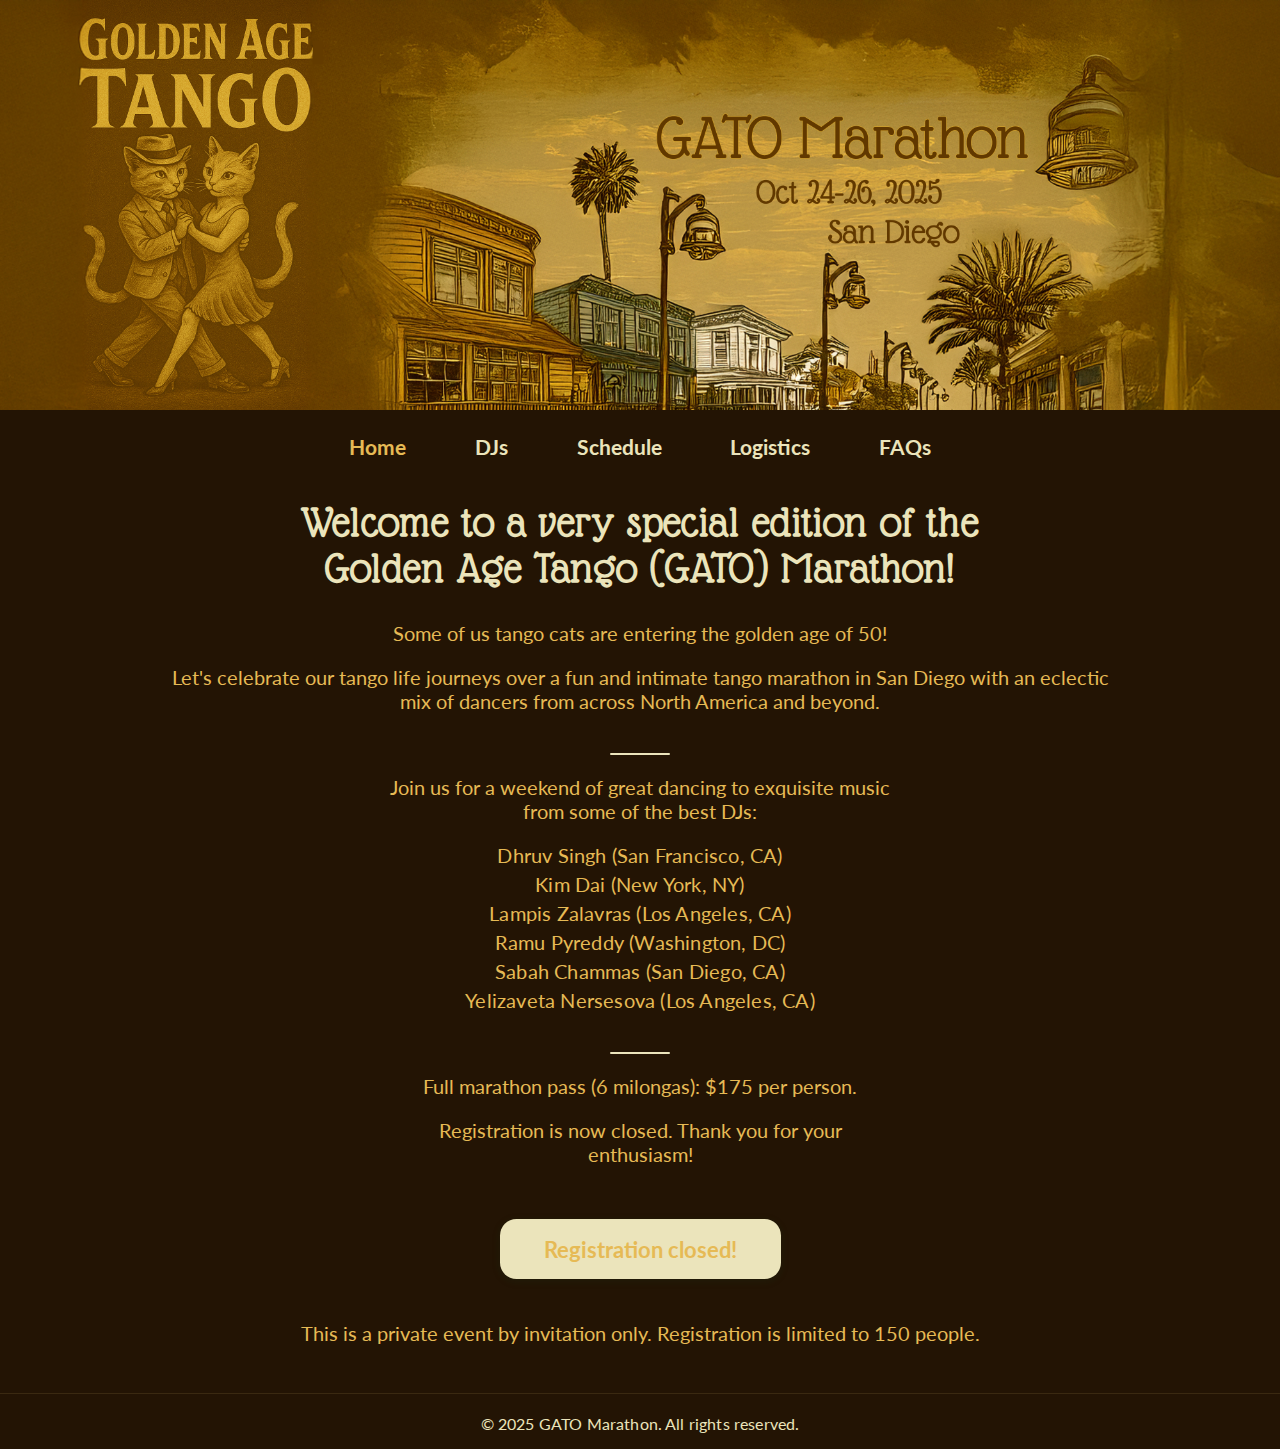
<file: index.html>
<!DOCTYPE html>
<html lang="en">
<head>
  <meta charset="UTF-8">
  <meta name="robots" content="noindex, nofollow">
  <meta name="viewport" content="width=device-width, initial-scale=1">
  <title>Home | GATO Marathon</title>
  <!-- Google Fonts: Quicksand -->
<link href="https://fonts.googleapis.com/css?family=Glass+Antiqua&display=swap" rel="stylesheet">
<link href="https://fonts.googleapis.com/css?family=Lato:400,700&display=swap" rel="stylesheet">
  <link rel="stylesheet" href="styles/styles.css">
</head>
<body>
  <header>
    <img src="images/banner.jpg" alt="Event Banner" class="banner">
    <nav>
      <ul>
        <li><a href="index.html" class="active">Home</a></li>
        <li><a href="djs.html">DJs</a></li>
        <li><a href="schedule.html">Schedule</a></li>
        <li><a href="logistics.html">Logistics</a></li>
        <li><a href="faqs.html">FAQs</a></li>
      </ul>
    </nav>
  </header>
  <main>
    <section class="home-intro">
      <h1>Welcome to a very special edition of the <br>
        Golden Age Tango (GATO) Marathon!</h1>
      <p>
        Some of us tango cats are entering the golden age of 50!
      </p>
      <p>
        Let's celebrate our tango life journeys over a fun and intimate tango marathon in San Diego with an eclectic mix of dancers from across North America and beyond.
      </p>

      <div class="home-divider-text">  
        <p>
          Join us for a weekend of great dancing to exquisite music from some of the best DJs:
        </p>
        <ul class="dj-list">
          <li>Dhruv Singh (San Francisco, CA)</li>
          <li>Kim Dai (New York, NY)</li>
          <li>Lampis Zalavras (Los Angeles, CA)</li>
          <li>Ramu Pyreddy (Washington, DC)</li>
          <li>Sabah Chammas (San Diego, CA)</li>
          <li>Yelizaveta Nersesova (Los Angeles, CA)</li>
        </ul>
    </div>

    <div class="home-divider-text">  
      <p>
        Full marathon pass (6 milongas): $175 per person.

      </p>
      <p>
        Registration is now closed. Thank you for your enthusiasm!
      </p>
  </div>


      <a href="index.html" class="register-btn">Registration closed!</a>
      <p>
        This is a private event by invitation only. Registration is limited to 150 people.
      </p>
    </section>
  </main>
  
  <footer class="site-footer">
    © 2025 GATO Marathon. All rights reserved.
  </footer>

</body>
</html>
</file>
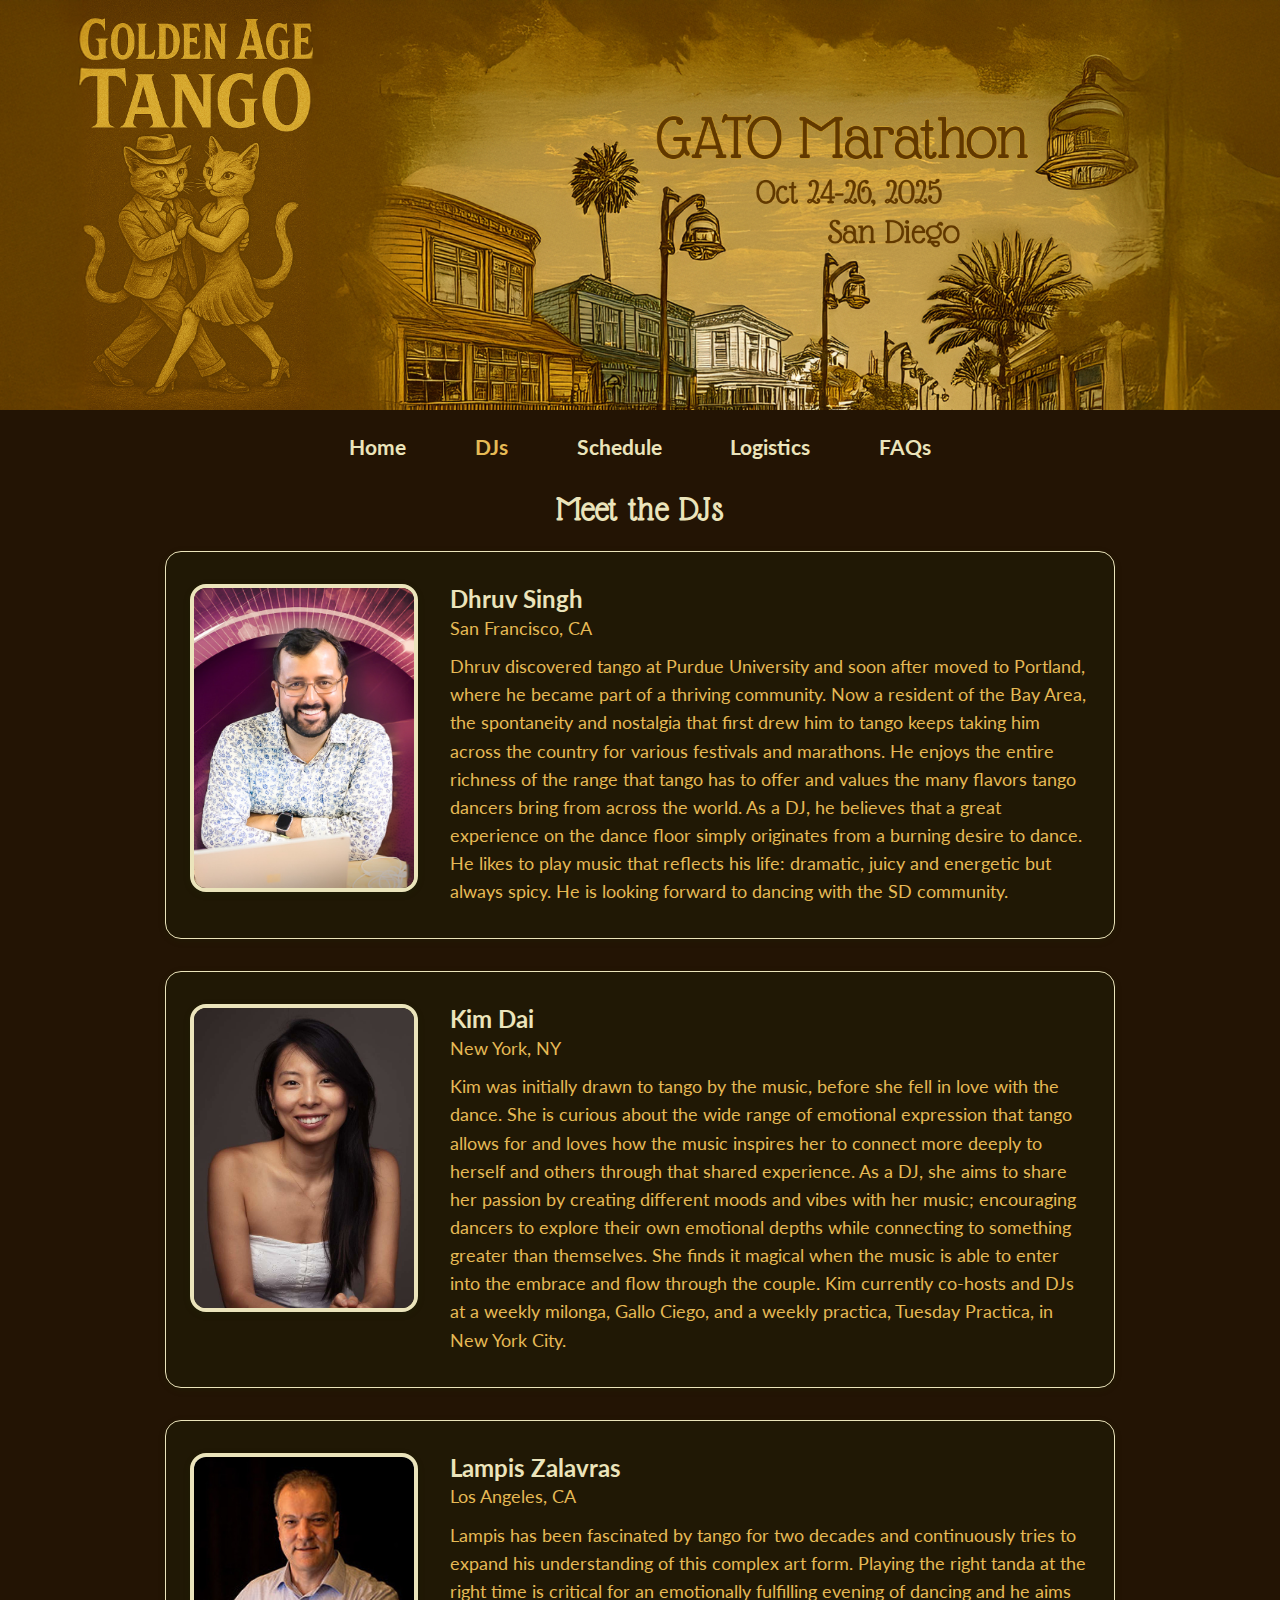
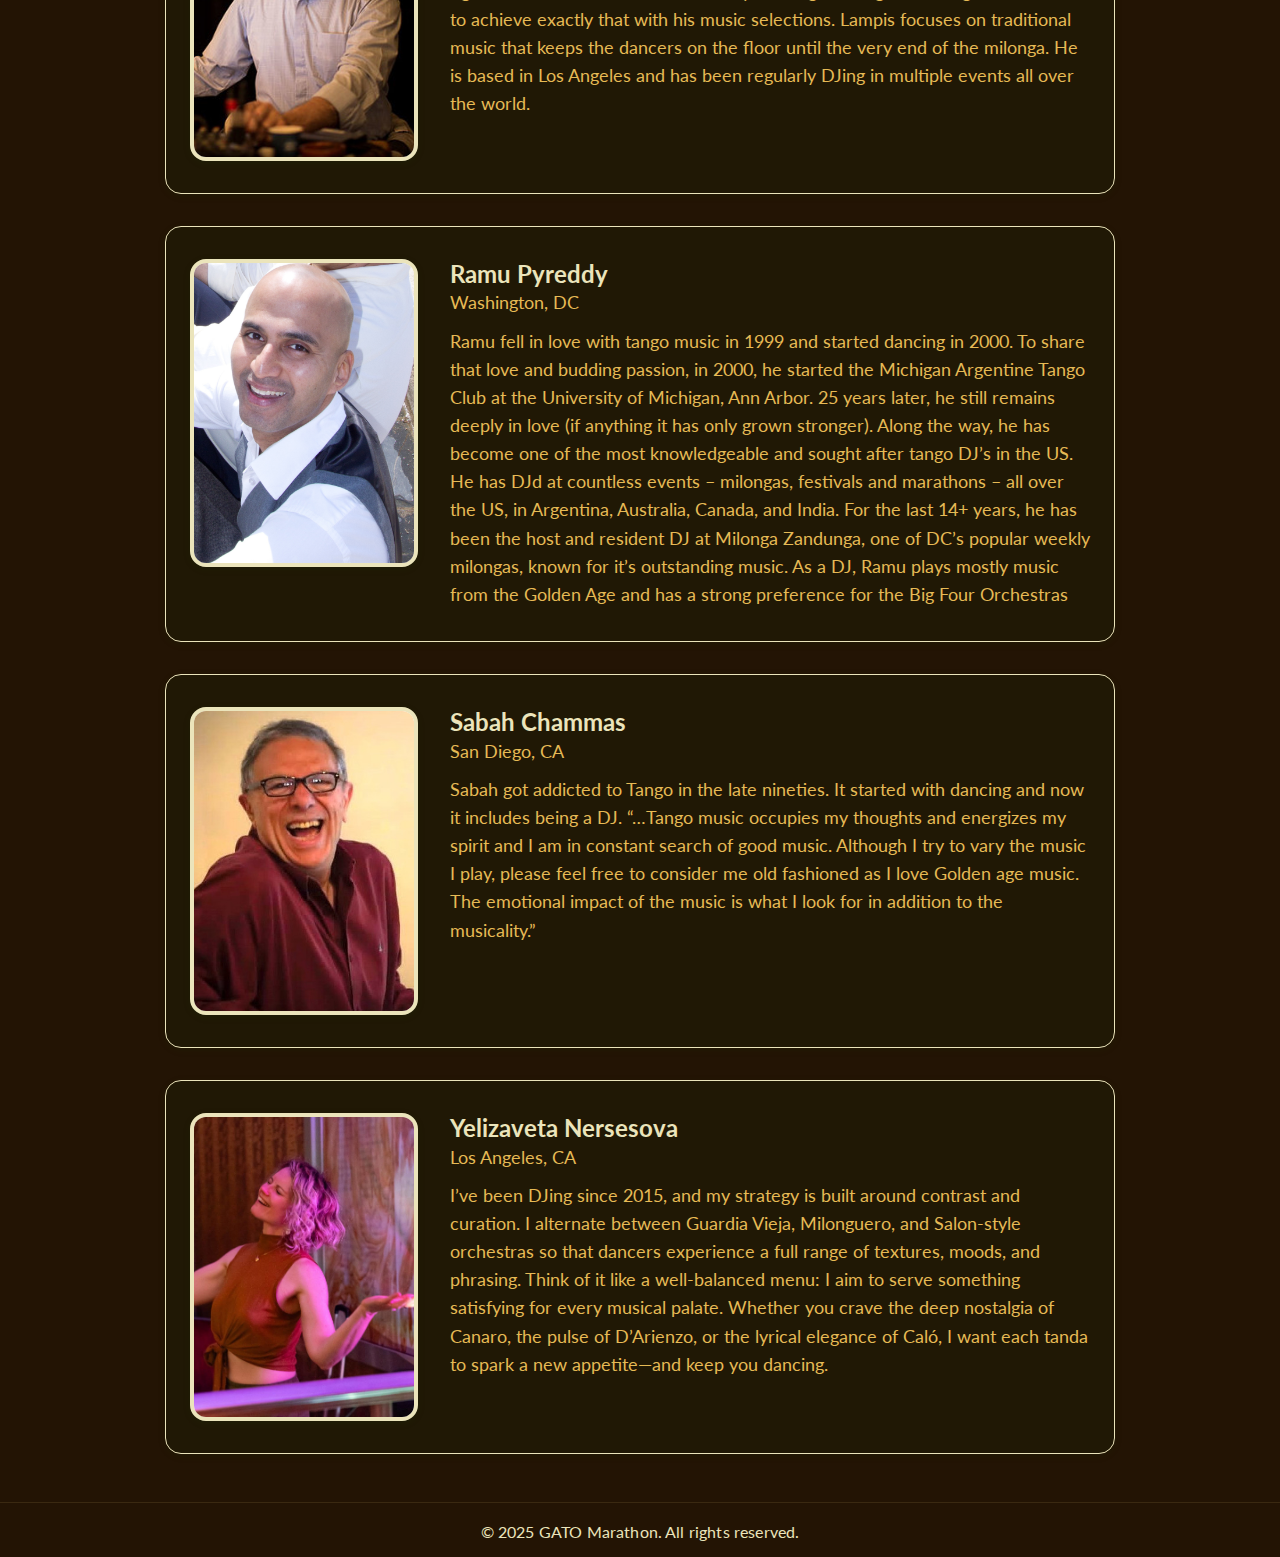
<file: djs.html>
<!DOCTYPE html>
<html lang="en">
<head>
  <meta charset="UTF-8">
  <meta name="robots" content="noindex, nofollow">
  <meta name="viewport" content="width=device-width, initial-scale=1">
  <title>DJs | GATO Marathon</title>
<link href="https://fonts.googleapis.com/css?family=Glass+Antiqua&display=swap" rel="stylesheet">
<link href="https://fonts.googleapis.com/css?family=Lato:400,700&display=swap" rel="stylesheet">
  <link rel="stylesheet" href="styles/styles.css">
</head>
<body>
  <header>
    <img src="images/banner.jpg" alt="Event Banner" class="banner">
    <nav>
      <ul>
        <li><a href="index.html">Home</a></li>
        <li><a href="djs.html" class="active">DJs</a></li>
        <li><a href="schedule.html">Schedule</a></li>
        <li><a href="logistics.html">Logistics</a></li>
        <li><a href="faqs.html">FAQs</a></li>
      </ul>
    </nav>
  </header>
  <main>
    <section class="djs-section">
      <h1>Meet the DJs</h1>

      <!-- DJ Row Template: Copy and fill in details for each DJ -->

      <div class="dj-row">
        <img src="images/dj_ds.jpg" alt="Dhruv Singh" class="dj-photo-large">
        <div class="dj-info-large">
          <h2>Dhruv Singh</h2>
          <h3>San Francisco, CA</h3>
          <p>
            Dhruv discovered tango at Purdue University and soon after moved to Portland, where he became part of a thriving community. Now a resident of the Bay Area, the spontaneity and nostalgia that first drew him to tango keeps taking him across the country for various festivals and marathons. He enjoys the entire richness of the range that tango has to offer and values the many flavors tango dancers bring from across the world. As a DJ, he believes that a great experience on the dance floor simply originates from a burning desire to dance. He likes to play music that reflects his life: dramatic, juicy and energetic but always spicy. He is looking forward to dancing with the SD community.
          </p>
        </div>
      </div>

      <div class="dj-row">
        <img src="images/dj_kd.jpg" alt="Kim Dai" class="dj-photo-large">
        <div class="dj-info-large">
          <h2>Kim Dai</h2>
          <h3>New York, NY</h3>
          <p>
            Kim was initially drawn to tango by the music, before she fell in love with the dance. She is curious about the wide range of emotional expression that tango allows for and loves how the music inspires her to connect more deeply to herself and others through that shared experience. As a DJ, she aims to share her passion by creating different moods and vibes with her music; encouraging dancers to explore their own emotional depths while connecting to something greater than themselves. She finds it magical when the music is able to enter into the embrace and flow through the couple. Kim currently co-hosts and DJs at a weekly milonga, Gallo Ciego, and a weekly practica, Tuesday Practica, in New York City.
          </p>
        </div>
      </div>

      <div class="dj-row">
        <img src="images/dj_lz.jpg" alt="Lampis Zalavras" class="dj-photo-large">
        <div class="dj-info-large">
          <h2>Lampis Zalavras</h2>
          <h3>Los Angeles, CA</h3>
          <p>
            Lampis has been fascinated by tango for two decades and continuously tries to expand his understanding of this complex art form. Playing the right tanda at the right time is critical for an emotionally fulfilling evening of dancing and he aims to achieve exactly that with his music selections. Lampis focuses on traditional music that keeps the dancers on the floor until the very end of the milonga. He is based in Los Angeles and has been regularly DJing in multiple events all over the world.
          </p>
        </div>
      </div>

      <div class="dj-row">
        <img src="images/dj_rp.jpg" alt="Ramu Pyreddy" class="dj-photo-large">
        <div class="dj-info-large">
          <h2>Ramu Pyreddy</h2>
          <h3>Washington, DC</h3>
          <p>
            Ramu fell in love with tango music in 1999 and started dancing in 2000. To share that love and budding passion, in 2000, he started the Michigan Argentine Tango Club at the University of Michigan, Ann Arbor. 25 years later, he still remains deeply in love (if anything it has only grown stronger). Along the way, he has become one of the most knowledgeable and sought after tango DJ’s in the US. He has DJd at countless events – milongas, festivals and marathons – all over the US, in Argentina, Australia, Canada, and India. For the last 14+ years, he has been the host and resident DJ at Milonga Zandunga, one of DC’s popular weekly milongas, known for it’s outstanding music. As a DJ, Ramu plays mostly music from the Golden Age and has a strong preference for the Big Four Orchestras
          </p>
        </div>
      </div>

      <div class="dj-row">
        <img src="images/dj_sc.jpg" alt="Sabah Chammas" class="dj-photo-large">
        <div class="dj-info-large">
          <h2>Sabah Chammas</h2>
          <h3>San Diego, CA</h3>
          <p>
            Sabah got addicted to Tango in the late nineties. It started with dancing and now it includes being a DJ.
            “…Tango music occupies my thoughts and energizes my spirit and I am in constant search of good music. Although I try to vary the music I play, please feel free to consider me old fashioned as I love Golden age music. The emotional impact of the music is what I look for in addition to the musicality.”
          </p>
        </div>
      </div>

      <div class="dj-row">
        <img src="images/dj_yn.jpg" alt="Yelizaveta Nersesova" class="dj-photo-large">
        <div class="dj-info-large">
          <h2>Yelizaveta Nersesova</h2>
          <h3>Los Angeles, CA</h3>
          <p>
            I’ve been DJing since 2015, and my strategy is built around contrast and curation. I alternate between Guardia Vieja, Milonguero, and Salon-style orchestras so that dancers experience a full range of textures, moods, and phrasing. Think of it like a well-balanced menu: I aim to serve something satisfying for every musical palate. Whether you crave the deep nostalgia of Canaro, the pulse of D’Arienzo, or the lyrical elegance of Caló, I want each tanda to spark a new appetite—and keep you dancing.
          </p>
        </div>
      </div>


    </section>
  </main>
  <footer class="site-footer">
    © 2025 GATO Marathon. All rights reserved.
  </footer>
</body>
</html>
</file>
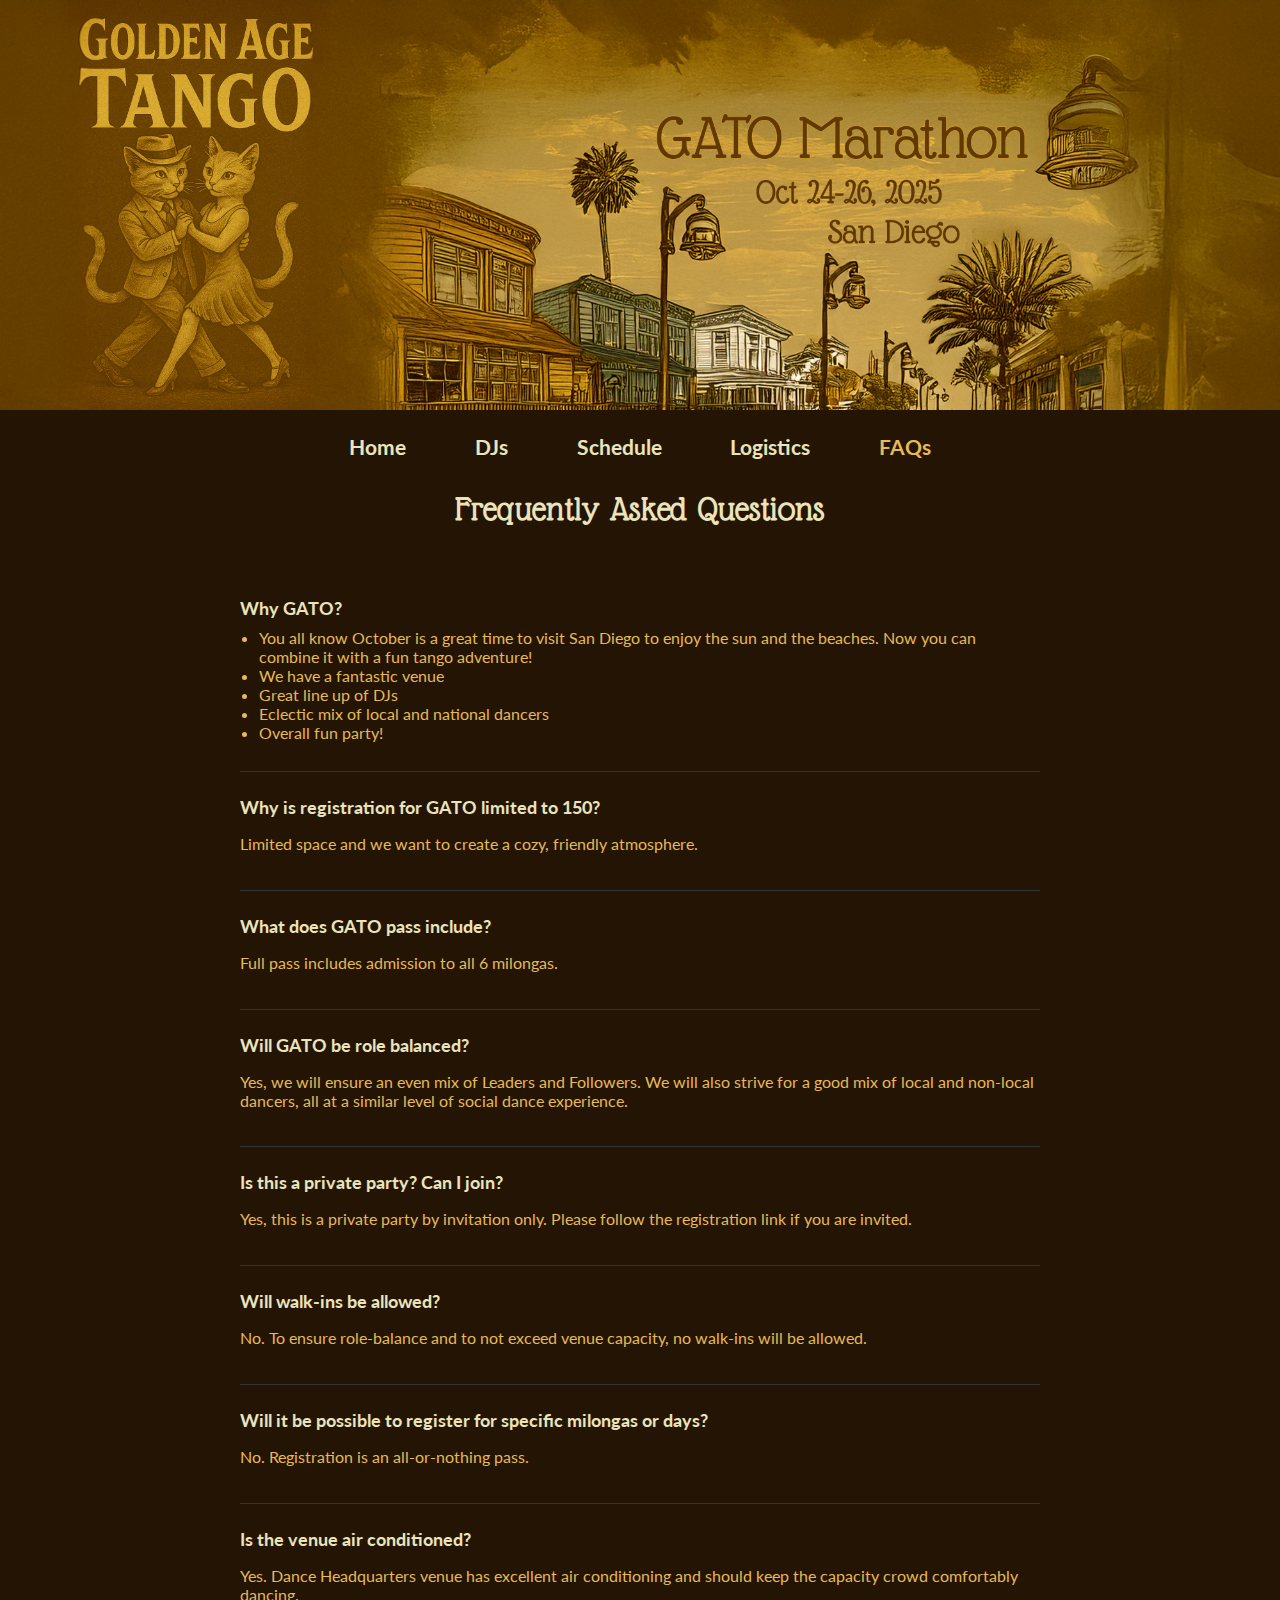
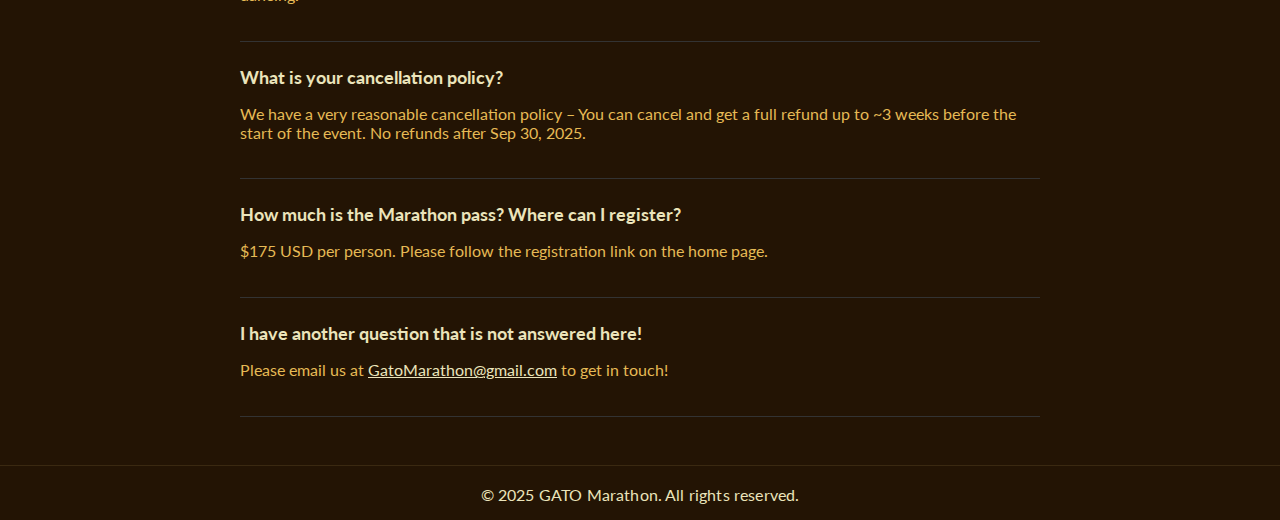
<file: faqs.html>
<!DOCTYPE html>
<html lang="en">
<head>
  <meta charset="UTF-8">
  <meta name="robots" content="noindex, nofollow">
  <meta name="viewport" content="width=device-width, initial-scale=1">
  <title>FAQs | GATO Marathon</title>
<link href="https://fonts.googleapis.com/css?family=Glass+Antiqua&display=swap" rel="stylesheet">
<link href="https://fonts.googleapis.com/css?family=Lato:400,700&display=swap" rel="stylesheet">
  <link rel="stylesheet" href="styles/styles.css">
</head>
<body>
  <header>
    <img src="images/banner.jpg" alt="Event Banner" class="banner">
    <nav>
      <ul>
        <li><a href="index.html">Home</a></li>
        <li><a href="djs.html">DJs</a></li>
        <li><a href="schedule.html">Schedule</a></li>
        <li><a href="logistics.html">Logistics</a></li>
        <li><a href="faqs.html" class="active">FAQs</a></li>
      </ul>
    </nav>
  </header>
  <main>
    <section class="faqs-section">
      <h1>Frequently Asked Questions</h1>

      <div class="faq-item">
        <h2>Why GATO?</h2>
        <ul>
          <li>You all know October is a great time to visit San Diego to enjoy the sun and the beaches. Now you can combine it with a fun tango adventure!</li>
          <li>We have a fantastic venue</li>
          <li>Great line up of DJs</li>
          <li>Eclectic mix of local and national dancers</li>
          <li>Overall fun party!</li>
        </ul>
      </div>

      <div class="faq-item">
        <h2>Why is registration for GATO limited to 150?</h2>
        <p>
          Limited space and we want to create a cozy, friendly atmosphere.
        </p>
      </div>

      <div class="faq-item">
        <h2>What does GATO pass include?</h2>
        <p>
          Full pass includes admission to all 6 milongas.
        </p>
      </div>

      <div class="faq-item">
        <h2>Will GATO be role balanced?</h2>
        <p>
          Yes, we will ensure an even mix of Leaders and Followers. We will also strive for a good mix of local and non-local dancers, all at a similar level of social dance experience.
        </p>
      </div>

      <div class="faq-item">
        <h2>Is this a private party? Can I join?</h2>
        <p>
          Yes, this is a private party by invitation only. Please follow the registration link if you are invited.
        </p>
      </div>

      <div class="faq-item">
        <h2>Will walk-ins be allowed?</h2>
        <p>
          No. To ensure role-balance and to not exceed venue capacity, no walk-ins will be allowed.
        </p>
      </div>

      <div class="faq-item">
        <h2>Will it be possible to register for specific milongas or days?</h2>
        <p>
          No. Registration is an all-or-nothing pass.
        </p>
      </div>

      <div class="faq-item">
        <h2>Is the venue air conditioned?</h2>
        <p>
          Yes. Dance Headquarters venue has excellent air conditioning and should keep the capacity crowd comfortably dancing.
        </p>
      </div>

      <div class="faq-item">
        <h2>What is your cancellation policy?</h2>
        <p>
          We have a very reasonable cancellation policy – You can cancel and get a full refund up to ~3 weeks before the start of the event. No refunds after Sep 30, 2025.
        </p>
      </div>

      <div class="faq-item">
        <h2>How much is the Marathon pass? Where can I register?</h2>
        <p>
          $175 USD per person. Please follow the registration link on the home page.
        </p>
      </div>

      <div class="faq-item">
        <h2>I have another question that is not answered here!</h2>
        <p>
          Please email us at <a href="mailto:GatoMarathon@gmail.com" class="faq-link">GatoMarathon@gmail.com</a> to get in touch!
        </p>
      </div>
    </section>
  </main>
  <footer class="site-footer">
    © 2025 GATO Marathon. All rights reserved.
  </footer>
</body>
</html>
</file>
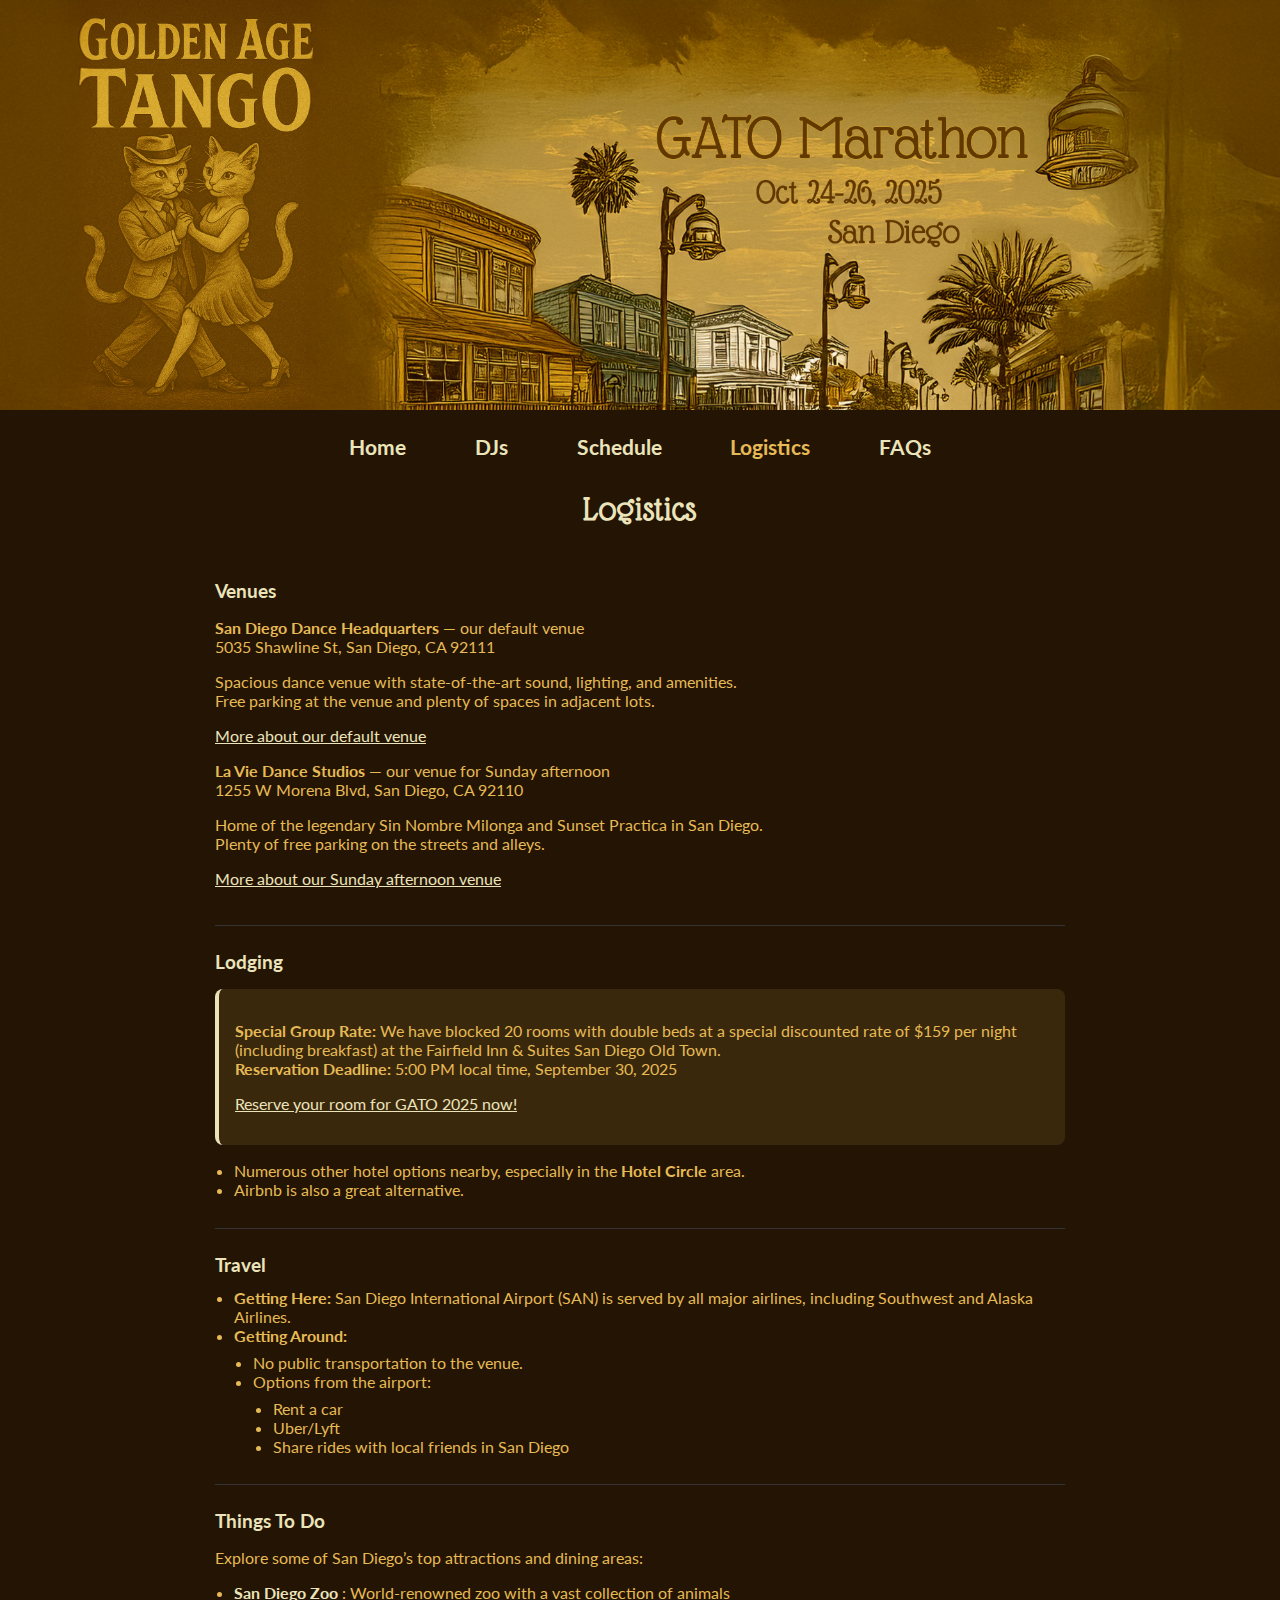
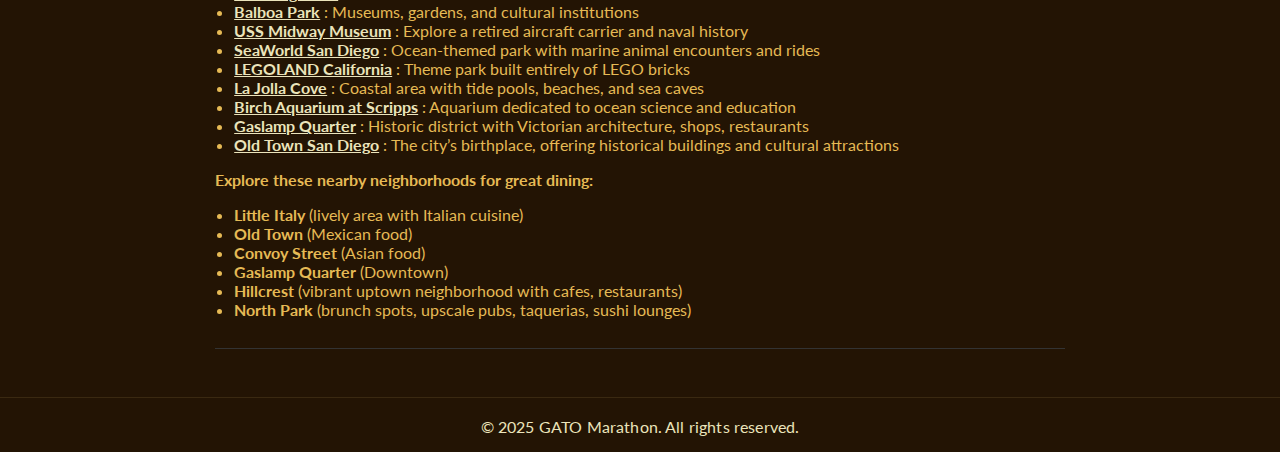
<file: logistics.html>
<!DOCTYPE html>
<html lang="en">
<head>
  <meta charset="UTF-8">
  <meta name="robots" content="noindex, nofollow">
  <meta name="viewport" content="width=device-width, initial-scale=1">
  <title>Logistics | GATO Marathon</title>
<link href="https://fonts.googleapis.com/css?family=Glass+Antiqua&display=swap" rel="stylesheet">
<link href="https://fonts.googleapis.com/css?family=Lato:400,700&display=swap" rel="stylesheet">
  <link rel="stylesheet" href="styles/styles.css">
</head>
<body>
  <header>
    <img src="images/banner.jpg" alt="Event Banner" class="banner">
    <nav>
      <ul>
        <li><a href="index.html">Home</a></li>
        <li><a href="djs.html">DJs</a></li>
        <li><a href="schedule.html">Schedule</a></li>
        <li><a href="logistics.html" class="active">Logistics</a></li>
        <li><a href="faqs.html">FAQs</a></li>
      </ul>
    </nav>
  </header>
  <main>
    <section class="logistics-section">
      <h1>Logistics</h1>

      <!-- Venue Section -->
      <section class="logistics-block">
        <h2>Venues</h2>
        <p>
          <strong>San Diego Dance Headquarters</strong> — our default venue<br>
          5035 Shawline St, San Diego, CA 92111
        </p>
        <p>
          Spacious dance venue with state-of-the-art sound, lighting, and amenities.<br>
          Free parking at the venue and plenty of spaces in adjacent lots.
        </p>
        <p>
          <a href="https://www.dancehqsd.com/venue-rental" target="_blank" rel="noopener">More about our default venue</a>
        </p>

        <p>
          <strong>La Vie Dance Studios</strong> — our venue for Sunday afternoon<br>
          1255 W Morena Blvd, San Diego, CA 92110
        </p>
        <p>
          Home of the legendary Sin Nombre Milonga and Sunset Practica in San Diego.<br>
          Plenty of free parking on the streets and alleys.
        </p>
        <p>
          <a href="https://www.lavie.dance/" target="_blank" rel="noopener">More about our Sunday afternoon venue</a>
        </p>
      </section>

      <!-- Lodging Section -->
      <section class="logistics-block">
        <h2>Lodging</h2>
        <div class="hotel-block">
          <p>
            <strong>Special Group Rate:</strong> We have blocked 20 rooms with double beds at a special discounted rate of $159 per night (including breakfast) at the Fairfield Inn & Suites San Diego Old Town.<br>
            <strong>Reservation Deadline:</strong> 5:00 PM local time, September 30, 2025<br>
          </p>
          <p>
            <a href="https://www.marriott.com/event-reservations/reservation-link.mi?id=1748471161705&key=GRP&guestreslink2=true&app=resvlink" target="_blank" rel="noopener">Reserve your room for GATO 2025 now!</a>
          </p>
        </div>       
        <ul>
          <li>Numerous other hotel options nearby, especially in the <strong>Hotel Circle</strong> area.</li>
          <li>Airbnb is also a great alternative.</li>
        </ul>
      </section>

      <!-- Travel Section -->
      <section class="logistics-block">
        <h2>Travel</h2>
        <ul>
          <li>
            <strong>Getting Here:</strong> San Diego International Airport (SAN) is served by all major airlines, including Southwest and Alaska Airlines.
          </li>
          <li>
            <strong>Getting Around:</strong>
            <ul>
              <li>No public transportation to the venue.</li>
              <li>Options from the airport:
                <ul>
                  <li>Rent a car</li>
                  <li>Uber/Lyft</li>
                  <li>Share rides with local friends in San Diego</li>
                </ul>
              </li>
            </ul>
          </li>
        </ul>
      </section>

      <!-- Things To Do Section -->
    <section class="logistics-block">
        <h2>Things To Do</h2>
        <p>Explore some of San Diego’s top attractions and dining areas:</p>
        <ul>
          <li>
            <strong>
              <a href="https://zoo.sandiegozoo.org/?page=0" target="_blank" rel="noopener">San Diego Zoo</a>
            </strong>: World-renowned zoo with a vast collection of animals
          </li>
          <li>
            <strong>
              <a href="http://www.balboapark.org" target="_blank" rel="noopener">Balboa Park</a>
            </strong>: Museums, gardens, and cultural institutions
          </li>
          <li>
            <strong>
              <a href="https://www.midway.org/" target="_blank" rel="noopener">USS Midway Museum</a>
            </strong>: Explore a retired aircraft carrier and naval history
          </li>
          <li>
            <strong>
              <a href="https://seaworld.com/san-diego/" target="_blank" rel="noopener">SeaWorld San Diego</a>
            </strong>: Ocean-themed park with marine animal encounters and rides
          </li>
          <li>
            <strong>
              <a href="https://www.legoland.com/california/" target="_blank" rel="noopener">LEGOLAND California</a>
            </strong>: Theme park built entirely of LEGO bricks
          </li>
          <li>
            <strong>
              <a href="https://www.sandiego.gov/lifeguards/beaches/cove" target="_blank" rel="noopener">La Jolla Cove</a>
            </strong>: Coastal area with tide pools, beaches, and sea caves
          </li>
          <li>
            <strong>
              <a href="https://aquarium.ucsd.edu/" target="_blank" rel="noopener">Birch Aquarium at Scripps</a>
            </strong>: Aquarium dedicated to ocean science and education
          </li>
          <li>
            <strong>
              <a href="https://www.gaslamp.org/" target="_blank" rel="noopener">Gaslamp Quarter</a>
            </strong>: Historic district with Victorian architecture, shops, restaurants
          </li>
          <li>
            <strong>
              <a href="https://www.sandiego.org/explore/things-to-do/historic-cultural/old-town-san-diego.aspx" target="_blank" rel="noopener">Old Town San Diego</a>
            </strong>: The city’s birthplace, offering historical buildings and cultural attractions
          </li>
        </ul>
        <p><strong>Explore these nearby neighborhoods for great dining:</strong></p>
        <ul>
          <li><strong>Little Italy</strong> (lively area with Italian cuisine)</li>
          <li><strong>Old Town</strong> (Mexican food)</li>
          <li><strong>Convoy Street</strong> (Asian food)</li>
          <li><strong>Gaslamp Quarter</strong> (Downtown)</li>
          <li><strong>Hillcrest</strong> (vibrant uptown neighborhood with cafes, restaurants)</li>
          <li><strong>North Park</strong> (brunch spots, upscale pubs, taquerias, sushi lounges)</li>
        </ul>
      </section>
      
  </main>
  <footer class="site-footer">
    © 2025 GATO Marathon. All rights reserved.
  </footer>
</body>
</html>
</file>
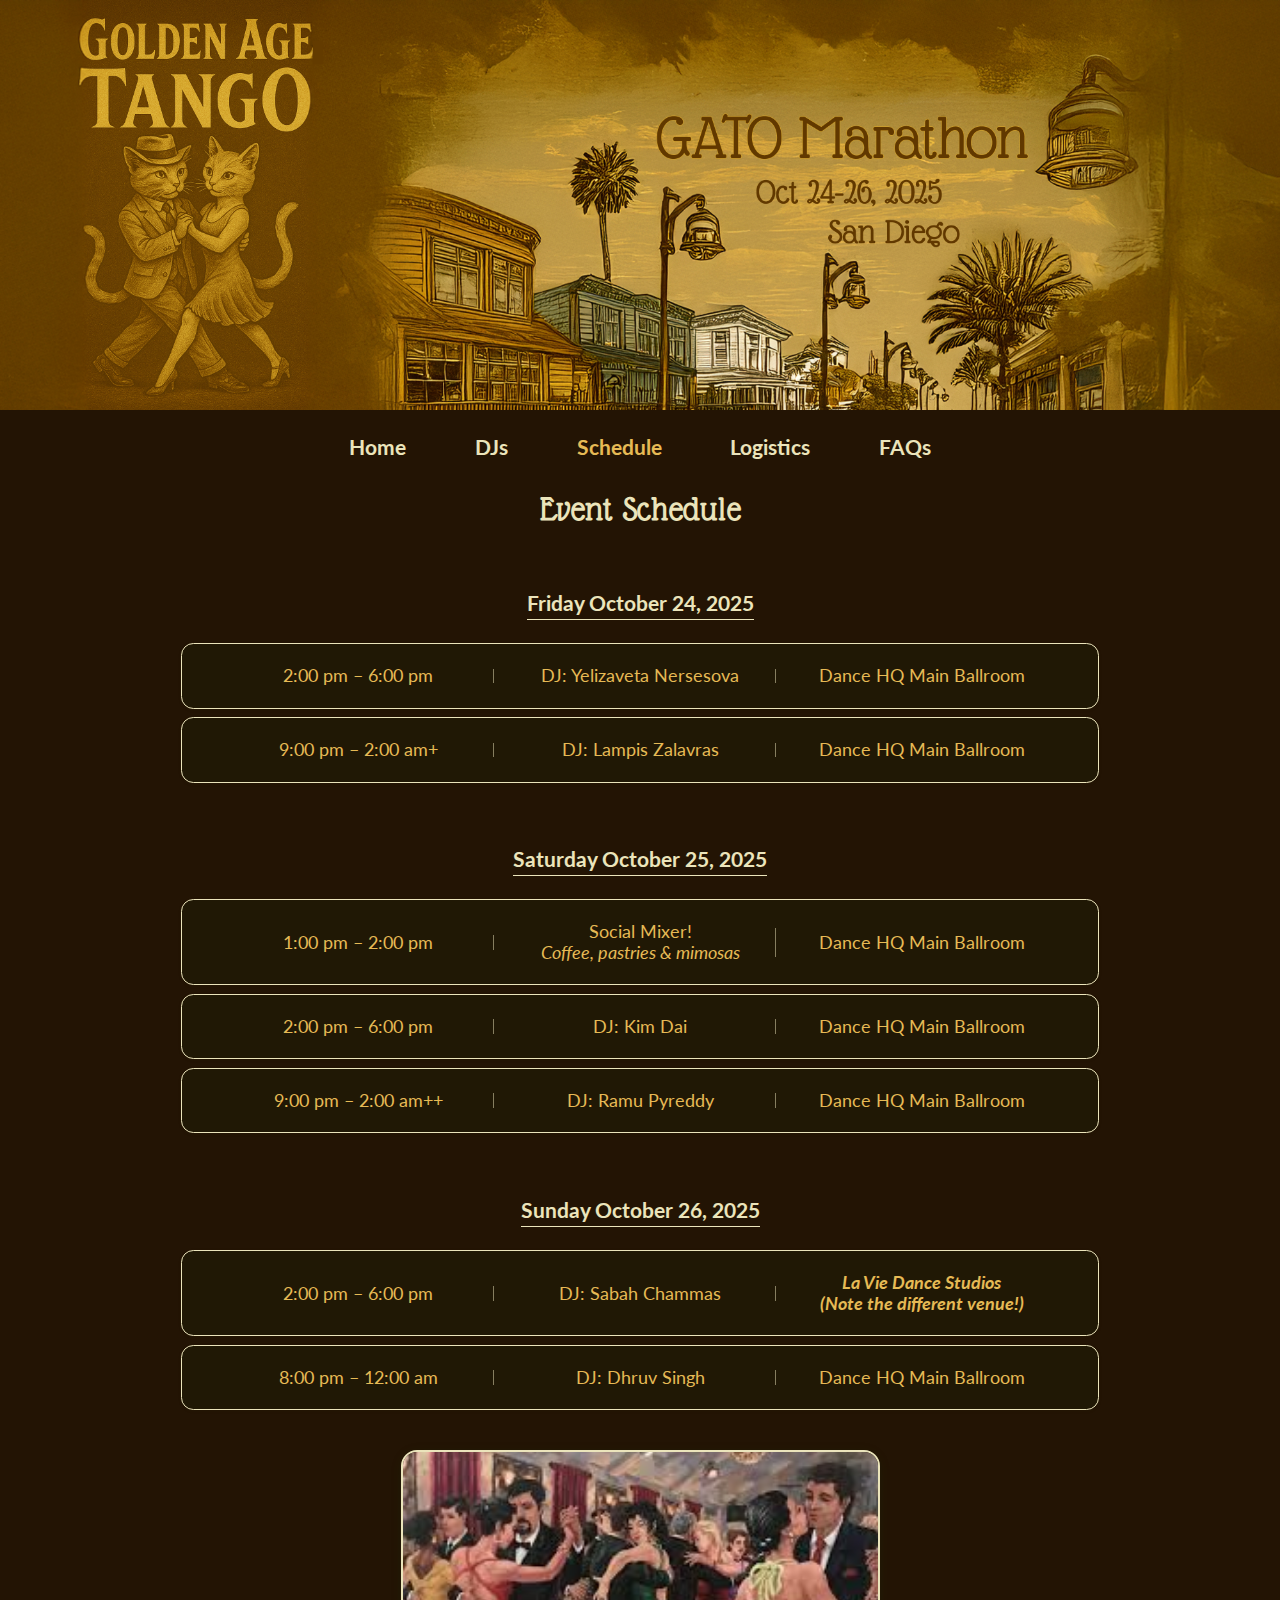
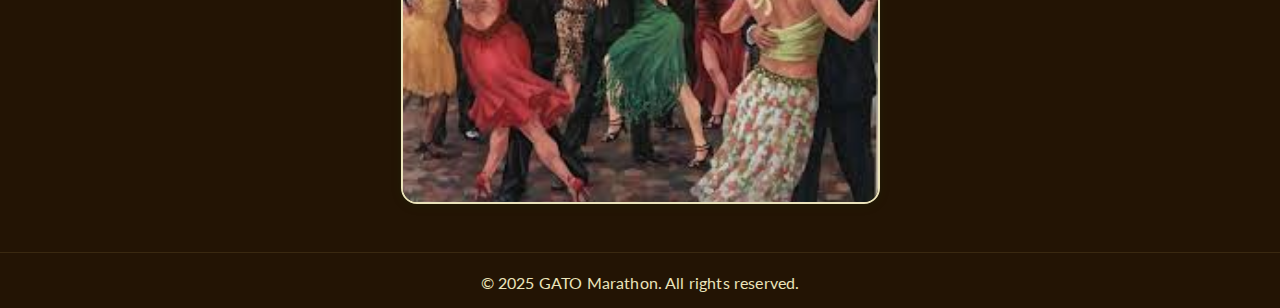
<file: schedule.html>
<!DOCTYPE html>
<html lang="en">
<head>
  <meta charset="UTF-8">
  <meta name="robots" content="noindex, nofollow">
  <meta name="viewport" content="width=device-width, initial-scale=1">
  <title>Schedule | GATO Marathon</title>
<link href="https://fonts.googleapis.com/css?family=Glass+Antiqua&display=swap" rel="stylesheet">
<link href="https://fonts.googleapis.com/css?family=Lato:400,700&display=swap" rel="stylesheet">
  <link rel="stylesheet" href="styles/styles.css">
</head>
<body>
  <header>
    <img src="images/banner.jpg" alt="Event Banner" class="banner">
    <nav>
      <ul>
        <li><a href="index.html">Home</a></li>
        <li><a href="djs.html">DJs</a></li>
        <li><a href="schedule.html" class="active">Schedule</a></li>
        <li><a href="logistics.html">Logistics</a></li>
        <li><a href="faqs.html">FAQs</a></li>
      </ul>
    </nav>
  </header>
  <main>
    <section class="schedule-section">
      <h1>Event Schedule</h1>
      <div class="schedule-section">
        <div class="schedule-day">
          <h2>Friday October 24, 2025</h2>
          <div class="milonga-row">
            <div class="milonga-time">2:00 pm – 6:00 pm</div>
            <div class="milonga-dj">DJ: Yelizaveta Nersesova</div>
            <div class="milonga-venue">Dance HQ Main Ballroom</div>
          </div>
          <div class="milonga-row">
            <div class="milonga-time">9:00 pm – 2:00 am+</div>
            <div class="milonga-dj">DJ: Lampis Zalavras</div>
            <div class="milonga-venue">Dance HQ Main Ballroom</div>
          </div>
        </div>
        <div class="schedule-day">
          <h2>Saturday October 25, 2025</h2>
          <div class="milonga-row">
            <div class="milonga-time">1:00 pm – 2:00 pm</div>
            <div class="milonga-dj">Social Mixer!<br><i>Coffee, pastries & mimosas</i></div>
            <div class="milonga-venue">Dance HQ Main Ballroom</div>
          </div>
          <div class="milonga-row">
            <div class="milonga-time">2:00 pm – 6:00 pm</div>
            <div class="milonga-dj">DJ: Kim Dai</div>
            <div class="milonga-venue">Dance HQ Main Ballroom</div>
          </div>
          <div class="milonga-row">
            <div class="milonga-time">9:00 pm – 2:00 am++</div>
            <div class="milonga-dj">DJ: Ramu Pyreddy</div>
            <div class="milonga-venue">Dance HQ Main Ballroom</div>
          </div>
        </div>
        <div class="schedule-day">
          <h2>Sunday October 26, 2025</h2>
          <div class="milonga-row">
            <div class="milonga-time">2:00 pm – 6:00 pm</div>
            <div class="milonga-dj">DJ: Sabah Chammas</div>
            <div class="milonga-venue venue-tbd">La Vie Dance Studios<br><i>(Note the different venue!)</i></div>
          </div>
          <div class="milonga-row">
            <div class="milonga-time">8:00 pm – 12:00 am</div>
            <div class="milonga-dj">DJ: Dhruv Singh</div>
            <div class="milonga-venue">Dance HQ Main Ballroom</div>
          </div>
        </div>
      </div>
        </div>
      </div>

      <!-- Placeholder image at the bottom -->
      <div class="schedule-image-placeholder">
        <img src="images/schedule.jpg" alt="Tango dancers at the marathon" />
      </div>
    </section>
  </main>
  <footer class="site-footer">
    © 2025 GATO Marathon. All rights reserved.
  </footer>
</body>
</html>
</file>
<file: styles/styles.css>
:root {
    --background: #231404;
    --text: #e6ba55;
    --accent: #ebe4bb;
  }
  
  html, body {
    margin: 0;
    padding: 0;
    background: var(--background);
    color: var(--text);
    font-family: 'Lato', Arial, Helvetica, sans-serif;
    min-height: 100vh;
  }
  
  /* Banner */
  .banner {
    width: 100%;
    object-fit: cover;
    display: block;
    margin-bottom: 1.5em; /* Add space below the banner */
  }
  
  /* Navigation Bar */
  nav {
    background: var(--background);
  }
  
  nav ul {
    list-style: none;
    margin: 0;
    padding: 0;
    display: flex;
    flex-wrap: wrap;
    justify-content: center;
  }
  
  nav li {
    margin: 0 1.5em;
  }
  
  nav a {
    color: var(--accent);
    text-decoration: none;
    font-weight: bold;
    font-size: 1.3em;
    padding: 1em 0.5em;
    transition: color 0.2s;
    font-family: 'Lato', Arial, Helvetica, sans-serif;
  }
  
  nav a.active,
  nav a:hover {
    color: var(--text);
    /* border-bottom: 2px solid var(--accent); */
  }
  
  /* Title Font for Main Titles */
  h1, .main-title {
    font-family: 'Glass Antiqua', cursive;
    color: var(--accent);
    font-size: 2.2em;
    margin-top: 0.5em;
    margin-bottom: 0.7em;
    text-align: center;
    letter-spacing: 0.02em;
  }
  
  h2 {
    font-family: 'Lato', Arial, Helvetica, sans-serif;
    color: var(--accent);
    font-weight: 700;
    font-size: 1.3em;
    margin-top: 1.5em;
    margin-bottom: 0.6em;
  }
  
  /* General Section Styles */
  .home-intro,
  .djs-section,
  .schedule-section,
  .logistics-section,
  .faqs-section {
    max-width: 950px;
    margin: 2em auto;
    padding: 0 1em;
    text-align: center;
  }
  
  .home-intro {
    font-size: 1.25em;
    text-align: center;
    margin-bottom: 2em;
  }

  .home-divider-text {
    position: relative;
    text-align: center;
    margin: 2em auto 1em auto;
    /* font-size: 1.2em; */
    /* color: var(--accent); */
    max-width: 500px;
  }
  
  .home-divider-text::before {
    content: "";
    display: block;
    width: 60px; /* adjust line length as needed */
    height: 2px;
    background: var(--accent);
    margin: 0 auto 1em auto;
    border-radius: 2px;
  }
  
  
  /* DJ Page Styles */
  .dj-row {
    display: flex;
    align-items: flex-start;
    background: rgba(1, 85, 29, 0.07);
    border: 1px solid var(--accent);
    border-radius: 1em;
    box-shadow: 0 2px 8px rgba(1, 85, 29, 0.08);
    margin-bottom: 2em;
    padding: 2em 1.5em;
    gap: 2em;
  }
  
  .dj-photo-large {
    width: 220px;
    height: 300px;
    object-fit: cover;
    border-radius: 1em;
    border: 4px solid var(--accent);
    background: #fff;
    flex-shrink: 0;
    box-shadow: 0 2px 8px rgba(1, 85, 29, 0.08);
  }
  
  .dj-info-large {
    flex: 1;
    text-align: left;
  }
  
  .dj-info-large h2 {
    margin: 0 0 0.2em 0;
    font-size: 1.5em;
    color: var(--accent);
    font-family: 'Lato', Arial, Helvetica, sans-serif;
  }
  
  .dj-info-large h3 {
    margin: 0 0 0.8em 0;
    font-size: 1.1em;
    color: var(--text);
    font-weight: 400;
    font-family: 'Lato', Arial, Helvetica, sans-serif;
  }
  
  .dj-info-large p {
    font-size: 1.1em;
    color: var(--text);
    margin: 0;
    line-height: 1.6;
    font-family: 'Lato', Arial, Helvetica, sans-serif;
  }
  
  @media (max-width: 700px) {
    .dj-row {
      flex-direction: column;
      align-items: center;
      padding: 1.5em 0.5em;
      gap: 1em;
    }
    .dj-photo-large {
      width: 140px;
      height: 170px;
    }
    .dj-info-large h2 {
      font-size: 1.2em;
    }
    .dj-info-large p {
      font-size: 1em;
    }
  }
  
  /* Schedule Styles */
  .schedule-section {
    max-width: 950px;
    margin: 2em auto;
    padding: 0 1em;
    text-align: center;
  }
  
  .schedule-table {
    margin-top: 2em;
    max-width: 900px;
    margin-left: auto;
    margin-right: auto;
  }
  
  .schedule-day {
    margin-bottom: 2em;
  }
  
  .schedule-day h2 {
    color: var(--accent);
    font-size: 1.3em;
    margin-bottom: 0.7em;
    border-bottom: 1px solid var(--accent);
    display: inline-block;
    padding-bottom: 0.2em;
    font-family: 'Lato', Arial, Helvetica, sans-serif;
  }
  
  .milonga-row {
    /* existing styles... */
    display: flex;
    flex-wrap: wrap;
    justify-content: space-between;
    background: rgba(1, 85, 29, 0.07);
    border-radius: 0.7em;
    border: 1px solid var(--accent);
    margin: 0.5em 0;
    padding: 1em 2em;
    align-items: center;
    font-size: 1.1em;
    box-shadow: 0 1px 4px rgba(1, 85, 29, 0.04);
  }
  
  .milonga-time,
  .milonga-dj,
  .milonga-venue {
    flex: 1 1 150px;
    margin: 0.2em 0.5em;
    position: relative;
  }

  .milonga-time::after,
  .milonga-dj::after {
    content: "";
    position: absolute;
    top: 15%;
    right: -0.2em;
    height: 70%;
    width: 1px;
    background: var(--accent);
    opacity: 0.5;
  }

  /* Don't add line after the last field */
  .milonga-venue::after {
    display: none;
  }
  
  .venue-tbd {
    color: #e6ba55;
    font-style: italic;
    font-weight: bold;
  }
  
  .schedule-date {
    color: var(--text);
    font-size: 0.9em;
    font-weight: normal;
    margin-left: 0.5em;
  }
  
  .schedule-image-placeholder {
    margin: 2.5em auto 0 auto;
    text-align: center;
  }
  
  .schedule-image-placeholder img {
    max-width: 90%;
    width: 50%;
    max-height: 350px;
    border-radius: 1em;
    box-shadow: 0 2px 12px rgba(1,85,29,0.10);
    border: 2px solid var(--accent);
    object-fit: cover;
    display: block;
    margin-left: auto;
    margin-right: auto;
  }
  
/* --- MOBILE STYLES --- */
@media (max-width: 600px) {
  .milonga-row {
    flex-direction: column;
    align-items: flex-start;
    font-size: 1.05em;
    padding: 0.5em 0.6em;      /* Less padding */
    margin: 0.5em 0;           /* Less margin between rows */
    box-shadow: none;          /* Optional: remove shadow for flatter look */
    border-radius: 0.5em;
  }
  .milonga-time,
  .milonga-dj,
  .milonga-venue {
    width: 100%;
    margin: 0.1em 0;           /* Less margin between fields */
    text-align: left;
    border-bottom: none;       /* Remove any horizontal separator */
    padding-bottom: 0;         /* Remove extra space */
    position: static;
  }
  .milonga-row {
    border-bottom: 1px solid rgba(235, 228, 187, 0.18);
    border-left: none;
    border-right: none;
    border-top: none;
  }
  /* On mobile, use horizontal lines instead */
  .milonga-time::after,
  .milonga-dj::after {
    content: "";
    display: block;
    position: absolute;
    left: 0;
    right: 0;
    bottom: -0.3em;
    height: 1px;
    width: 100%;
    background: var(--accent);
    opacity: 0.5;
  }
  .milonga-venue::after {
    display: none;
  }
  }
  
  /* Logistics Styles */
  .logistics-section {
    max-width: 850px;
    margin: 2em auto;
    padding: 0 1em;
  }
  
  .logistics-section h1 {
    text-align: center;
    margin-bottom: 1.5em;
    font-family: 'Glass Antiqua', cursive;
  }
  
  .logistics-block {
    margin-bottom: 1.5em;
    padding: 0 0 1.3em 0;
    text-align: left;
    border-bottom: 1px solid #333;
    background: none;
    border-radius: 0;
    box-shadow: none;
  }
  
  .logistics-block h2 {
    color: var(--accent);
    margin-top: 0;
    margin-bottom: 0.6em;
    font-size: 1.2em;
    font-family: 'Lato', Arial, Helvetica, sans-serif;
  }
  
  .logistics-block ul {
    margin: 0.5em 0 0.5em 1.2em;
    padding: 0;
    list-style: disc;
    text-align: left;
    font-family: 'Lato', Arial, Helvetica, sans-serif;
  }
  
  .hotel-block {
    background: rgba(230, 186, 85, 0.12);
    border-left: 4px solid var(--accent);
    margin: 1em 0;
    padding: 1em;
    border-radius: 0.5em;
  }
  
  @media (max-width: 600px) {
    .logistics-section {
      padding: 0 0.3em;
    }
    .logistics-block {
      padding: 1em 0.5em;
    }
  }
  
  /* FAQ Styles */
  .faqs-section {
    max-width: 800px;
    margin: 2em auto;
    padding: 0 1em;
  }
  
  .faqs-section h1 {
    text-align: center;
    margin-bottom: 2em;
    font-family: 'Glass Antiqua', cursive;
  }
  
  .faq-item {
    margin-bottom: 1.5em;
    padding: 0 0 1.3em 0;
    text-align: left;
    border-bottom: 1px solid #333;
  }
  
  .faq-item h2 {
    color: var(--accent);
    font-size: 1.15em;
    margin-top: 0;
    margin-bottom: 0.5em;
    font-family: 'Lato', Arial, Helvetica, sans-serif;
  }
  
  .faq-item ul {
    margin: 0.5em 0 0.5em 1.2em;
    padding: 0;
    list-style: disc;
  }
  
  .faq-link {
    color: var(--accent);
    text-decoration: underline;
  }
  
  .faq-link:hover,
  .faq-link:focus {
    color: var(--text);
  }
  
  /* DJ List (Home) */
  .dj-list {
    list-style: none;
    padding: 0;
    margin: 1em 0 2em 0;
    text-align: center;
  }
  .dj-list li {
    margin: 0.25em 0;
    font-size: 1.0em;
    letter-spacing: 0.01em;
  }
  
  /* Register button styles */
  .register-btn {
    display: inline-block;
    margin: 1.5em auto 1em auto;
    padding: 0.75em 2em;
    background-color: var(--accent);
    color: var(--text);
    font-family: inherit;
    font-size: 1.1em;
    font-weight: bold;
    border: none;
    border-radius: 0.75em; /* Rounded rectangle */
    text-decoration: none;
    box-shadow: 0 2px 8px rgba(20, 83, 45, 0.15);
    transition: background 0.2s, color 0.2s, box-shadow 0.2s;
    cursor: pointer;
  }
  .register-btn:hover,
  .register-btn:focus {
    background-color: #e6ba55;
    color: #231404;
    box-shadow: 0 4px 16px rgba(20, 83, 45, 0.25);
  }
  
  /* General link styles */
  a, a:visited {
    color: var(--accent);
    text-decoration: underline;
    transition: color 0.2s;
  }
  
  a:hover, a:focus {
    color: var(--text);
    text-decoration: underline;
  }
  
  .site-footer {
    text-align: center;
    padding: 1.2em 0 1em 0;
    font-size: 1em;
    color: var(--accent);
    background: none;
    letter-spacing: 0.01em;
    border-top: 1px solid #3a2911;
    margin-top: 3em;
  }
</file>
